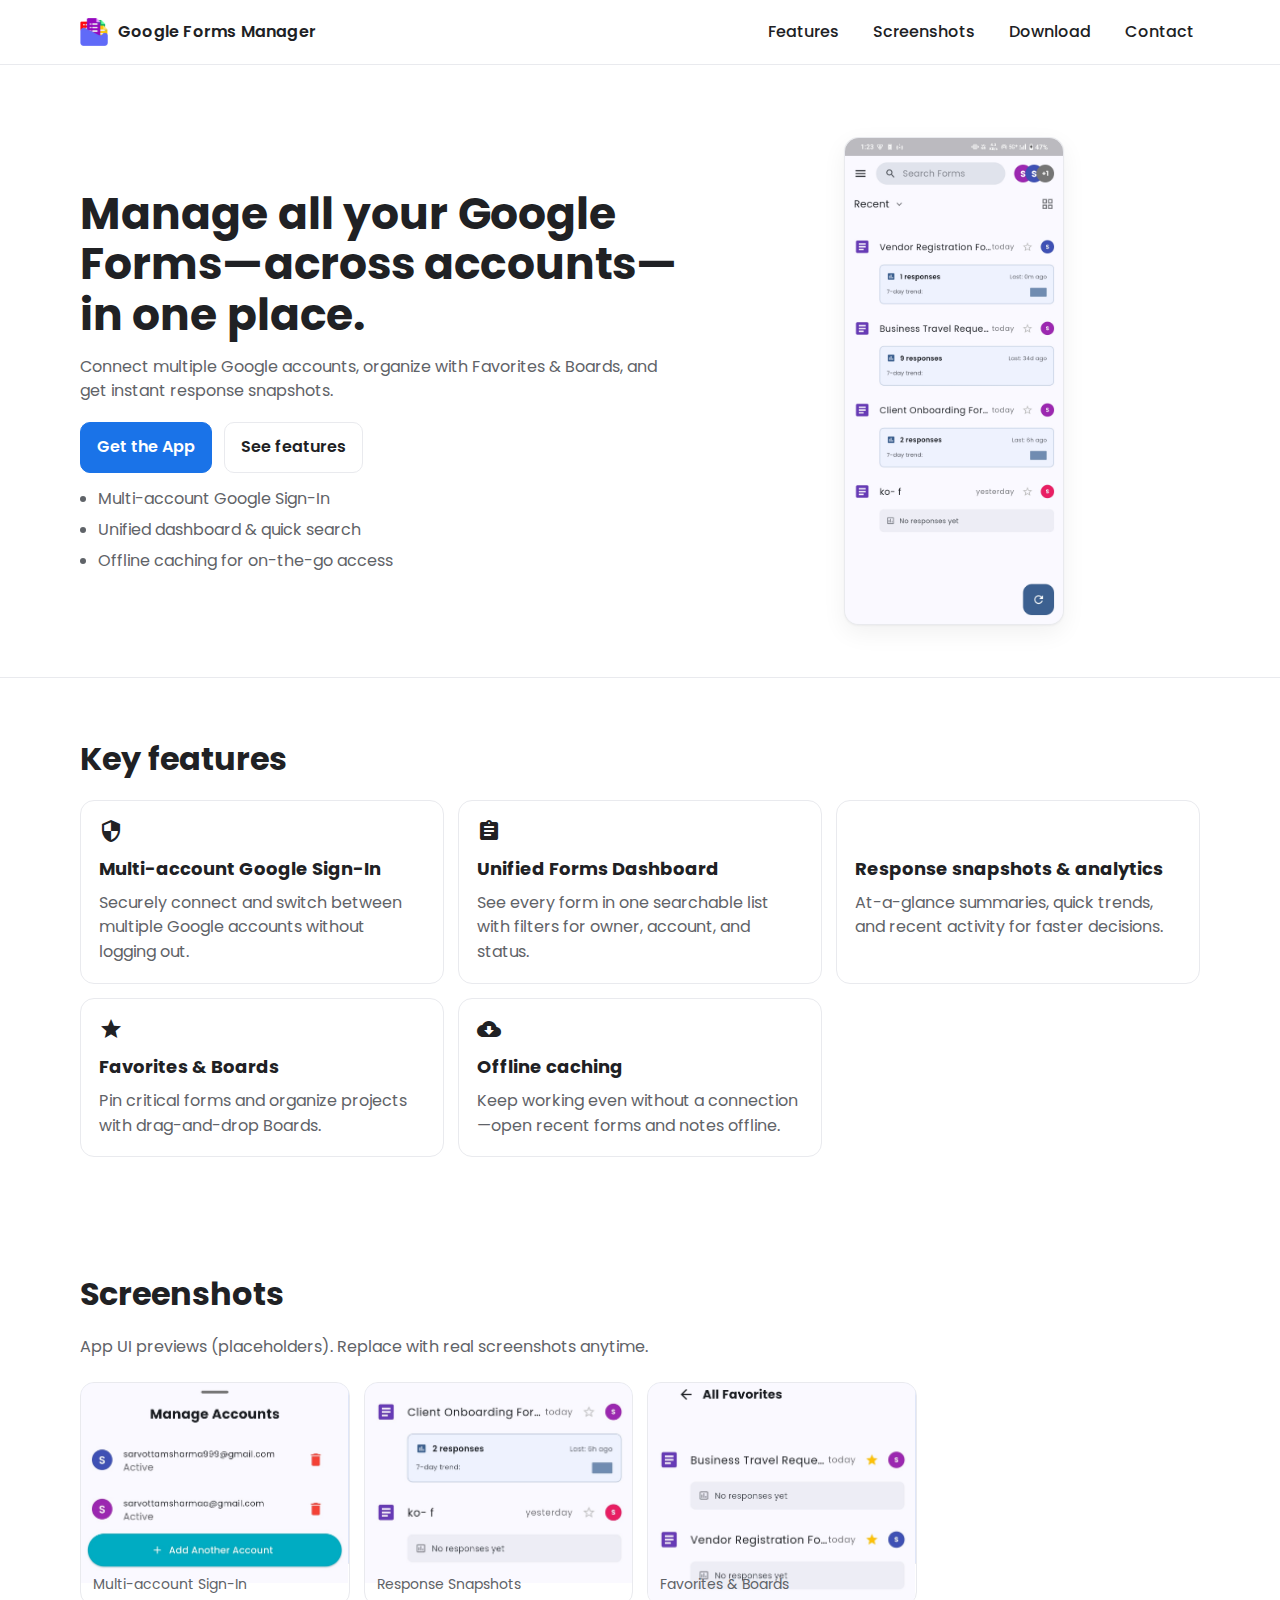
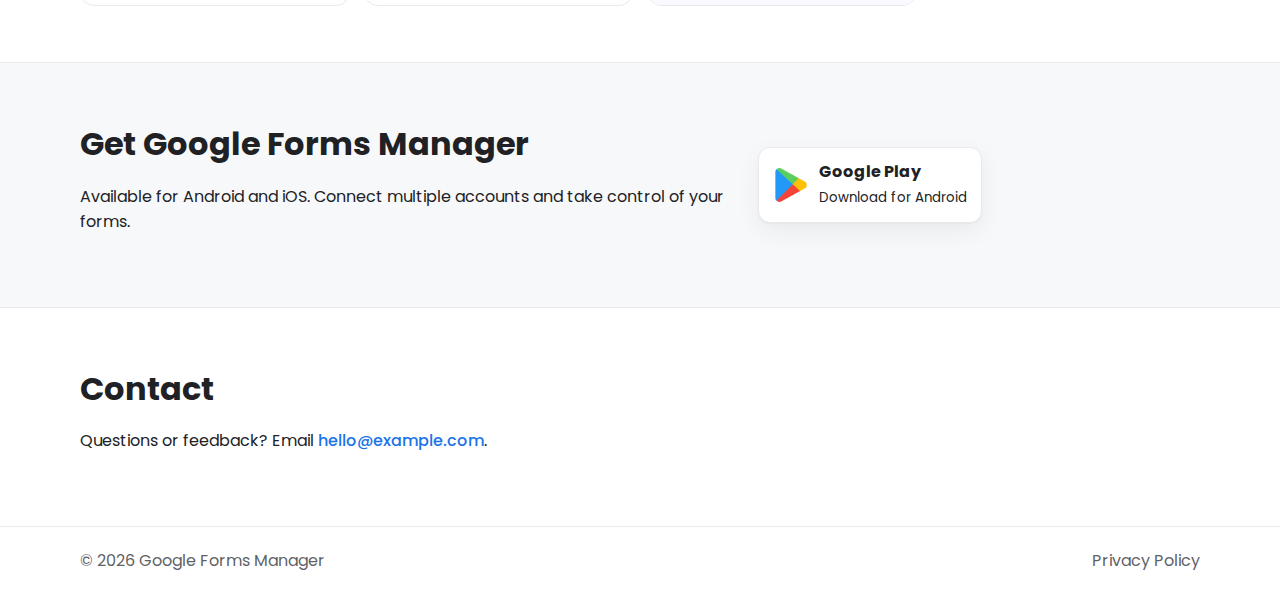
<file: index.html>
<!DOCTYPE html>
<html lang="en">
<head>
  <!-- Meta -->
  <meta charset="utf-8" />
  <meta name="viewport" content="width=device-width, initial-scale=1" />
  <meta name="color-scheme" content="light" />
  <title>Google Forms Manager</title>
  <meta name="description" content="Connect multiple Google accounts and manage all your Google Forms in one place." />
  <link href="https://fonts.googleapis.com/icon?family=Material+Icons" rel="stylesheet">

  <!-- Fonts: Google Sans alternative (Poppins) with Roboto fallback -->
  <link rel="preconnect" href="https://fonts.googleapis.com" />
  <link rel="preconnect" href="https://fonts.gstatic.com" crossorigin />
  <link href="https://fonts.googleapis.com/css2?family=Poppins:wght@400;500;600&family=Roboto:wght@400;500&display=swap" rel="stylesheet">

  <!-- Styles -->
  <link rel="stylesheet" href="style.css" />
  <!-- Favicons (optional placeholders) -->
  <link rel="icon" href="data:image/svg+xml,%3Csvg xmlns='http://www.w3.org/2000/svg' width='64' height='64'%3E%3Crect width='100%25' height='100%25' fill='%231a73e8'/%3E%3Ctext x='50%25' y='54%25' dominant-baseline='middle' text-anchor='middle' font-size='42' fill='white' font-family='Arial'%3EG%3C/text%3E%3C/svg%3E" />
</head>

<body>
  <!-- ===================== Header / Top Nav ===================== -->
  <header class="site-header" id="top">
    <div class="container header-inner">
      <a class="brand" href="#top" aria-label="Google Forms Manager — Home">
        <span class="brand-mark" aria-hidden="true">
         <img src="imgs/logo.png" alt="" srcset="">

        </span>
        <span class="brand-text">Google Forms Manager</span>
      </a>

      <!-- Mobile menu toggle -->
      <button class="nav-toggle" id="navToggle" aria-expanded="false" aria-controls="primaryNav">
        <span class="sr-only">Toggle navigation</span>
        ☰
      </button>

      <nav class="nav" id="primaryNav" aria-label="Primary">
        <a href="#features">Features</a>
        <a href="#screenshots">Screenshots</a>
        <a href="#download">Download</a>
        <a href="#contact">Contact</a>
      </nav>
    </div>
  </header>

  <main>
    <!-- ===================== Hero ===================== -->
    <section class="hero" aria-labelledby="hero-title">
      <div class="container hero-inner">
        <div class="hero-copy">
          <h1 id="hero-title">Manage all your Google Forms—across accounts—in one place.</h1>
          <p class="tagline">
            Connect multiple Google accounts, organize with Favorites & Boards, and get instant response snapshots.
          </p>
          <div class="cta-group">
            <a class="btn btn-primary" href="#download">Get the App</a>
            <a class="btn btn-ghost" href="#features">See features</a>
          </div>
          <ul class="hero-points" role="list">
            <li>Multi-account Google Sign-In</li>
            <li>Unified dashboard & quick search</li>
            <li>Offline caching for on-the-go access</li>
          </ul>
        </div>

        <!-- Simple placeholder device mock (no external images) -->
        <div class="device-mock" aria-hidden="true">
          <div class="device-screen">
            <img  class="s1" src="imgs/s1.jpg" alt="" srcset="">
            <!-- <div class="skeleton title"></div>
            <div class="skeleton pill"></div>
            <div class="skeleton row"></div>
            <div class="skeleton row"></div>
            <div class="skeleton row"></div>
            <div class="skeleton card"></div>
          </div> -->
        </div>
      </div>
    </section>

    <!-- ===================== Key Features ===================== -->
    <section id="features" class="section" aria-labelledby="features-title">
      <div class="container">
        <h2 id="features-title">Key features</h2>
        <div class="features-grid">
          <!-- Feature cards — flat, minimal, Material-like -->
          <article class="feature">
            <div class="feature-icon" aria-hidden="true">
                <span class="material-icons">security</span>

            </div>            
            <h3>Multi-account Google Sign-In</h3>
            <p>Securely connect and switch between multiple Google accounts without logging out.</p>
          </article>

          <article class="feature">
            <div class="feature-icon" aria-hidden="true">    <span class="material-icons">assignment</span>
            </div>
            <h3>Unified Forms Dashboard</h3>
            <p>See every form in one searchable list with filters for owner, account, and status.</p>
          </article>

          <article class="feature">
            <div class="feature-icon" aria-hidden="true">
                <span class="material-icons">analytics</span>
            </div>
            <h3>Response snapshots & analytics</h3>
            <p>At-a-glance summaries, quick trends, and recent activity for faster decisions.</p>
          </article>

          <article class="feature">
            <div class="feature-icon" aria-hidden="true">
                <span class="material-icons">star</span>

            </div>
            <h3>Favorites & Boards</h3>
            <p>Pin critical forms and organize projects with drag-and-drop Boards.</p>
          </article>

          <article class="feature">
            <div class="feature-icon" aria-hidden="true">
                <span class="material-icons">cloud_download</span>

            </div>
            <h3>Offline caching</h3>
            <p>Keep working even without a connection—open recent forms and notes offline.</p>
          </article>
        </div>
      </div>
    </section>

    <!-- ===================== Screenshots / Gallery ===================== -->
    <section id="screenshots" class="section" aria-labelledby="screenshots-title">
      <div class="container">
        <h2 id="screenshots-title">Screenshots</h2>
        <p class="section-lede">App UI previews (placeholders). Replace with real screenshots anytime.</p>

        <!-- Use simple colored boxes as placeholders (accessible with figure/figcaption) -->
        <div class="gallery">
          <figure class="shot">
            <div class="shot-box" role="img" aria-label="Sign-In flow placeholder">
                <img src="./imgs/multi-acc.jpg" alt="" srcset="">

            </div>
            <figcaption>Multi-account Sign-In</figcaption>
          </figure>
          <!-- <figure class="shot">
            <div class="shot-box" role="img" aria-label="Dashboard placeholder">
                <img src="./imgs/fav.jpg" alt="" srcset="">

            </div>
            <figcaption>Unified Forms Dashboard</figcaption>
          </figure> -->
          <figure class="shot">
            <div class="shot-box" role="img" aria-label="Analytics placeholder">
                <img src="./imgs/res-snap.jpg" alt="" srcset="">

            </div>
            <figcaption>Response Snapshots</figcaption>
          </figure>
          <figure class="shot">
            <div class="shot-box" role="img" aria-label="Boards placeholder">
                <img src="./imgs/fav.jpg"  alt="" srcset="">
            </div>
            <figcaption>Favorites & Boards</figcaption>
          </figure>
        </div>
      </div>
    </section>

    <!-- ===================== Download / CTA ===================== -->
    <section id="download" class="section cta" aria-labelledby="download-title">
      <div class="container cta-inner">
        <div>
          <h2 id="download-title">Get Google Forms Manager</h2>
          <p>Available for Android and iOS. Connect multiple accounts and take control of your forms.</p>
        </div>
        <div class="store-buttons">
          <!-- Placeholder links/icons; replace href with actual store URLs -->
          <a class="store-btn" href="#" aria-label="Get it on Google Play">
            <span class="store-mark"><img src="./imgs/play-store.png" alt="" srcset=""></span>
            <span><strong>Google Play</strong><br><small>Download for Android</small></span>
          </a>
          <!-- <a class="store-btn" href="#" aria-label="Download on the App Store">
            <span class="store-mark"></span>
            <span><strong>App Store</strong><br><small>Download for iOS</small></span>
          </a> -->
        </div>
      </div>
    </section>

    <!-- ===================== Contact ===================== -->
    <section id="contact" class="section" aria-labelledby="contact-title">
      <div class="container">
        <h2 id="contact-title">Contact</h2>
        <p>Questions or feedback? Email <a href="mailto:hello@example.com">hello@example.com</a>.</p>
      </div>
    </section>
  </main>

  <!-- ===================== Footer ===================== -->
  <footer class="site-footer">
    <div class="container footer-inner">
      <p>© <span id="year"></span> Google Forms Manager</p>
      <nav aria-label="Footer">
        <a href="#" aria-label="Privacy Policy">Privacy Policy</a>
      </nav>
    </div>
  </footer>

  <!-- Minimal, unobtrusive JS: mobile nav toggle + current year + smooth hash scroll -->
  <script>
    (function () {
      const nav = document.getElementById('primaryNav');
      const toggle = document.getElementById('navToggle');
      toggle.addEventListener('click', () => {
        const open = nav.classList.toggle('open');
        toggle.setAttribute('aria-expanded', String(open));
      });

      // Close nav after clicking a link on mobile
      nav.addEventListener('click', (e) => {
        if (e.target.tagName === 'A') {
          nav.classList.remove('open');
          toggle.setAttribute('aria-expanded', 'false');
        }
      });

      // Current year
      document.getElementById('year').textContent = new Date().getFullYear();

      // Smooth in-page scroll (native CSS handles most; this is a small assist for older browsers)
      document.querySelectorAll('a[href^="#"]').forEach(a => {
        a.addEventListener('click', (e) => {
          const id = a.getAttribute('href');
          if (id.length > 1) {
            const el = document.querySelector(id);
            if (el) {
              e.preventDefault();
              el.scrollIntoView({ behavior: 'smooth', block: 'start' });
            }
          }
        });
      });
    })();
  </script>
</body>
</html>
</file>
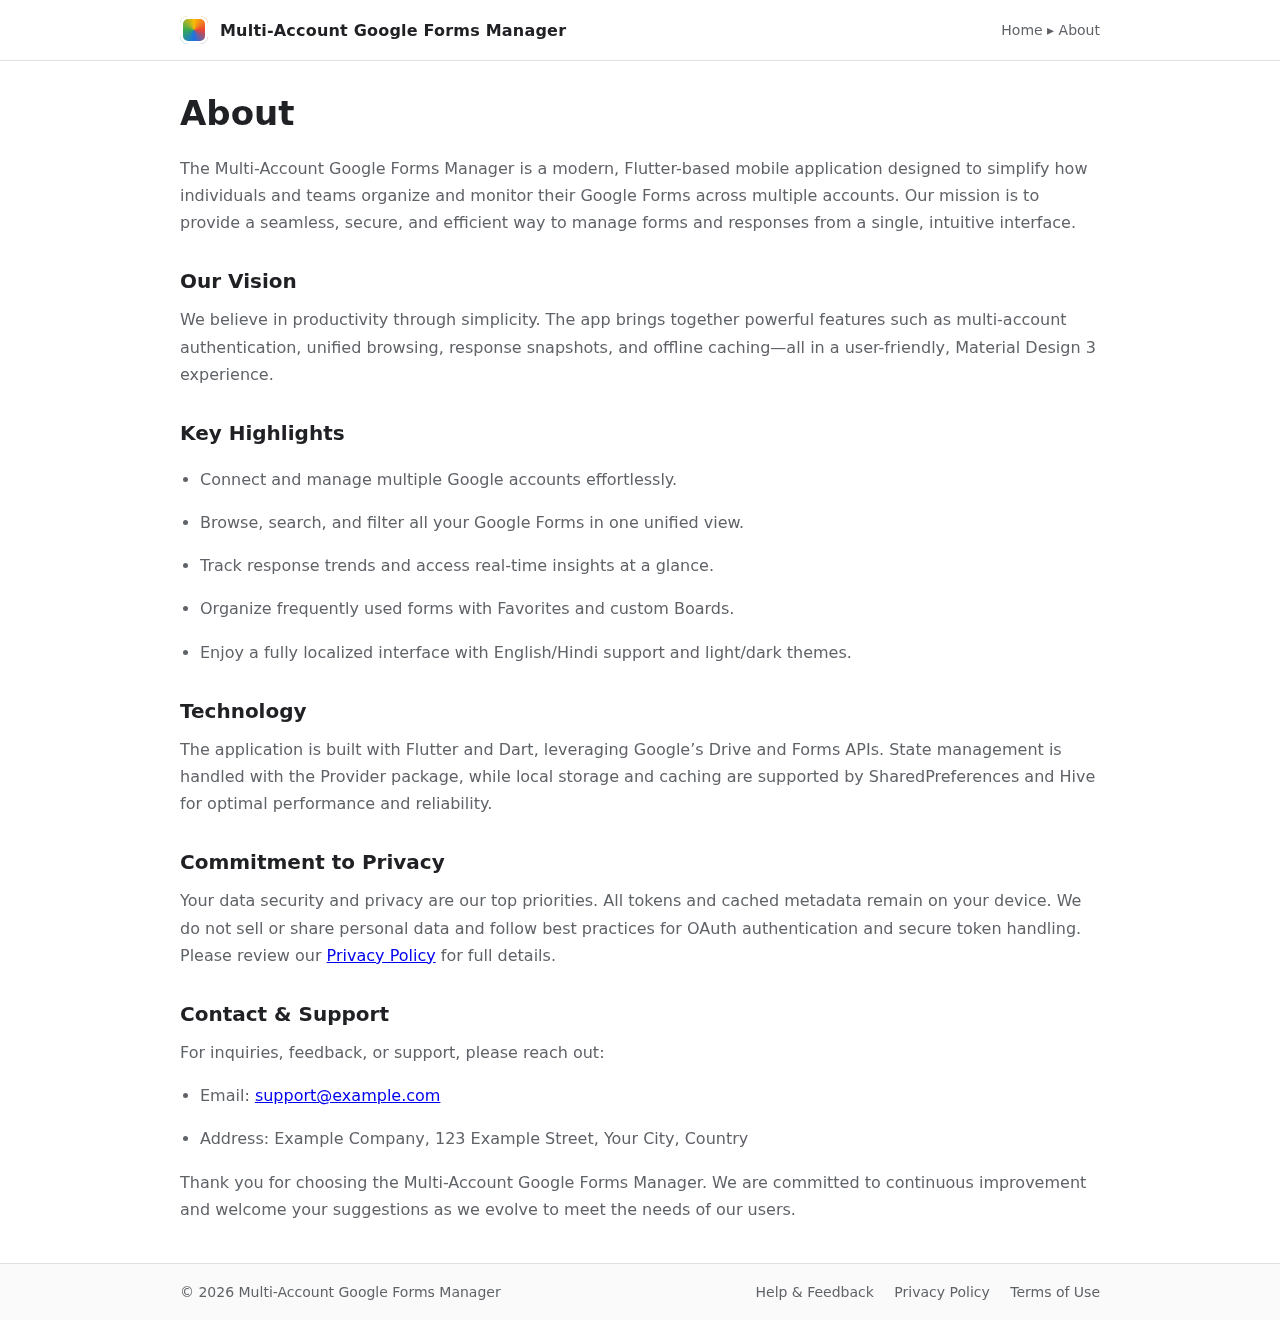
<file: about.html>
<!DOCTYPE html>
<html lang="en">
<head>
  <meta charset="utf-8" />
  <title>About • Multi-Account Google Forms Manager</title>
  <meta name="viewport" content="width=device-width, initial-scale=1" />
  <meta name="theme-color" content="#ffffff" />
  <meta name="color-scheme" content="light" />
  <meta name="description" content="About the Multi-Account Google Forms Manager app." />
  <link rel="preconnect" href="https://fonts.gstatic.com" crossorigin>
  <link href="https://fonts.googleapis.com/css2?family=Inter:wght@400;500;600&display=swap" rel="stylesheet">
  <link href="https://fonts.googleapis.com/css2?family=Material+Symbols+Rounded:wght@400" rel="stylesheet" />
  <style>
    :root {
      --bg: #ffffff;
      --on-bg: #202124;
      --on-bg-subtle: #5f6368;
      --primary: #1a73e8;
      --outline: #e0e0e0;
      --container: 960px;
      --font-sans: ui-sans-serif, system-ui, -apple-system, "Segoe UI", Roboto, Inter, "Helvetica Neue", Arial, "Noto Sans";
    }
    * { box-sizing: border-box; }
    body {
      margin: 0;
      font-family: var(--font-sans);
      background: var(--bg);
      color: var(--on-bg);
      -webkit-font-smoothing: antialiased;
    }
    header {
      position: sticky; top: 0; z-index: 10;
      backdrop-filter: saturate(1.1) blur(8px);
      background: rgba(255,255,255,0.85);
      border-bottom: 1px solid var(--outline);
    }
    .appbar-inner {
      max-width: var(--container);
      margin: 0 auto;
      padding: 16px 20px;
      display: flex; align-items: center;
      gap: 12px;
    }
    .logo {
      width: 28px; height: 28px;
      border-radius: 8px;
      background: conic-gradient(from 180deg at 50% 50%, #1a73e8, #34a853, #fbbc04, #ea4335, #1a73e8);
      box-shadow: inset 0 0 0 3px #fff;
      flex: 0 0 auto;
    }
    .brand { font-weight: 700; letter-spacing: .2px; }
    .breadcrumbs {
      margin-left: auto;
      font-size: 14px;
      color: var(--on-bg-subtle);
    }
    .breadcrumbs a {
      color: var(--on-bg-subtle);
      text-decoration: none;
    }
    .breadcrumbs a:hover { text-decoration: underline; }

    main {
      max-width: var(--container);
      margin: 24px auto 40px;
      padding: 0 20px;
      line-height: 1.7;
    }
    h1 {
      font-size: clamp(26px, 2.3vw + 12px, 34px);
      margin-bottom: 12px;
    }
    h2 {
      font-size: 20px;
      margin-top: 28px;
      margin-bottom: 8px;
    }
    p, li {
      color: var(--on-bg-subtle);
      margin: 0 0 16px;
    }
    ul {
      padding-left: 20px;
    }
    footer {
      border-top: 1px solid var(--outline);
      background: #fafafa;
    }
    .footer-inner {
      max-width: var(--container);
      margin: 0 auto;
      padding: 20px;
      display: flex; flex-wrap: wrap;
      align-items: center;
      justify-content: space-between;
      font-size: 14px;
      color: var(--on-bg-subtle);
    }
    .links a {
      color: inherit;
      text-decoration: none;
      margin-left: 16px;
    }
    .links a:hover { text-decoration: underline; }
  </style>
</head>
<body>
  <header>
    <div class="appbar-inner">
      <div class="logo" aria-hidden="true"></div>
      <div class="brand">Multi-Account Google Forms Manager</div>
      <nav class="breadcrumbs" aria-label="Breadcrumb">
        <a href="#">Home</a> ▸ <span aria-current="page">About</span>
      </nav>
    </div>
  </header>

  <main>
    <h1>About</h1>
    <p>The Multi-Account Google Forms Manager is a modern, Flutter-based mobile application designed to simplify how individuals and teams organize and monitor their Google Forms across multiple accounts. Our mission is to provide a seamless, secure, and efficient way to manage forms and responses from a single, intuitive interface.</p>

    <h2>Our Vision</h2>
    <p>We believe in productivity through simplicity. The app brings together powerful features such as multi-account authentication, unified browsing, response snapshots, and offline caching—all in a user-friendly, Material Design 3 experience.</p>

    <h2>Key Highlights</h2>
    <ul>
      <li>Connect and manage multiple Google accounts effortlessly.</li>
      <li>Browse, search, and filter all your Google Forms in one unified view.</li>
      <li>Track response trends and access real-time insights at a glance.</li>
      <li>Organize frequently used forms with Favorites and custom Boards.</li>
      <li>Enjoy a fully localized interface with English/Hindi support and light/dark themes.</li>
    </ul>

    <h2>Technology</h2>
    <p>The application is built with Flutter and Dart, leveraging Google’s Drive and Forms APIs. State management is handled with the Provider package, while local storage and caching are supported by SharedPreferences and Hive for optimal performance and reliability.</p>

    <h2>Commitment to Privacy</h2>
    <p>Your data security and privacy are our top priorities. All tokens and cached metadata remain on your device. We do not sell or share personal data and follow best practices for OAuth authentication and secure token handling. Please review our <a href="privacy.html">Privacy Policy</a> for full details.</p>

    <h2>Contact & Support</h2>
    <p>For inquiries, feedback, or support, please reach out:</p>
    <ul>
      <li>Email: <a href="mailto:support@example.com">support@example.com</a></li>
      <li>Address: Example Company, 123 Example Street, Your City, Country</li>
    </ul>

    <p>Thank you for choosing the Multi-Account Google Forms Manager. We are committed to continuous improvement and welcome your suggestions as we evolve to meet the needs of our users.</p>
  </main>

  <footer>
    <div class="footer-inner">
      <div>© <span id="year"></span> Multi-Account Google Forms Manager</div>
      <div class="links">
        <a href="#">Help &amp; Feedback</a>
        <a href="privacy.html">Privacy Policy</a>
        <a href="terms.html">Terms of Use</a>
      </div>
    </div>
  </footer>

  <script>
    document.getElementById('year').textContent = new Date().getFullYear();
  </script>
</body>
</html>
</file>
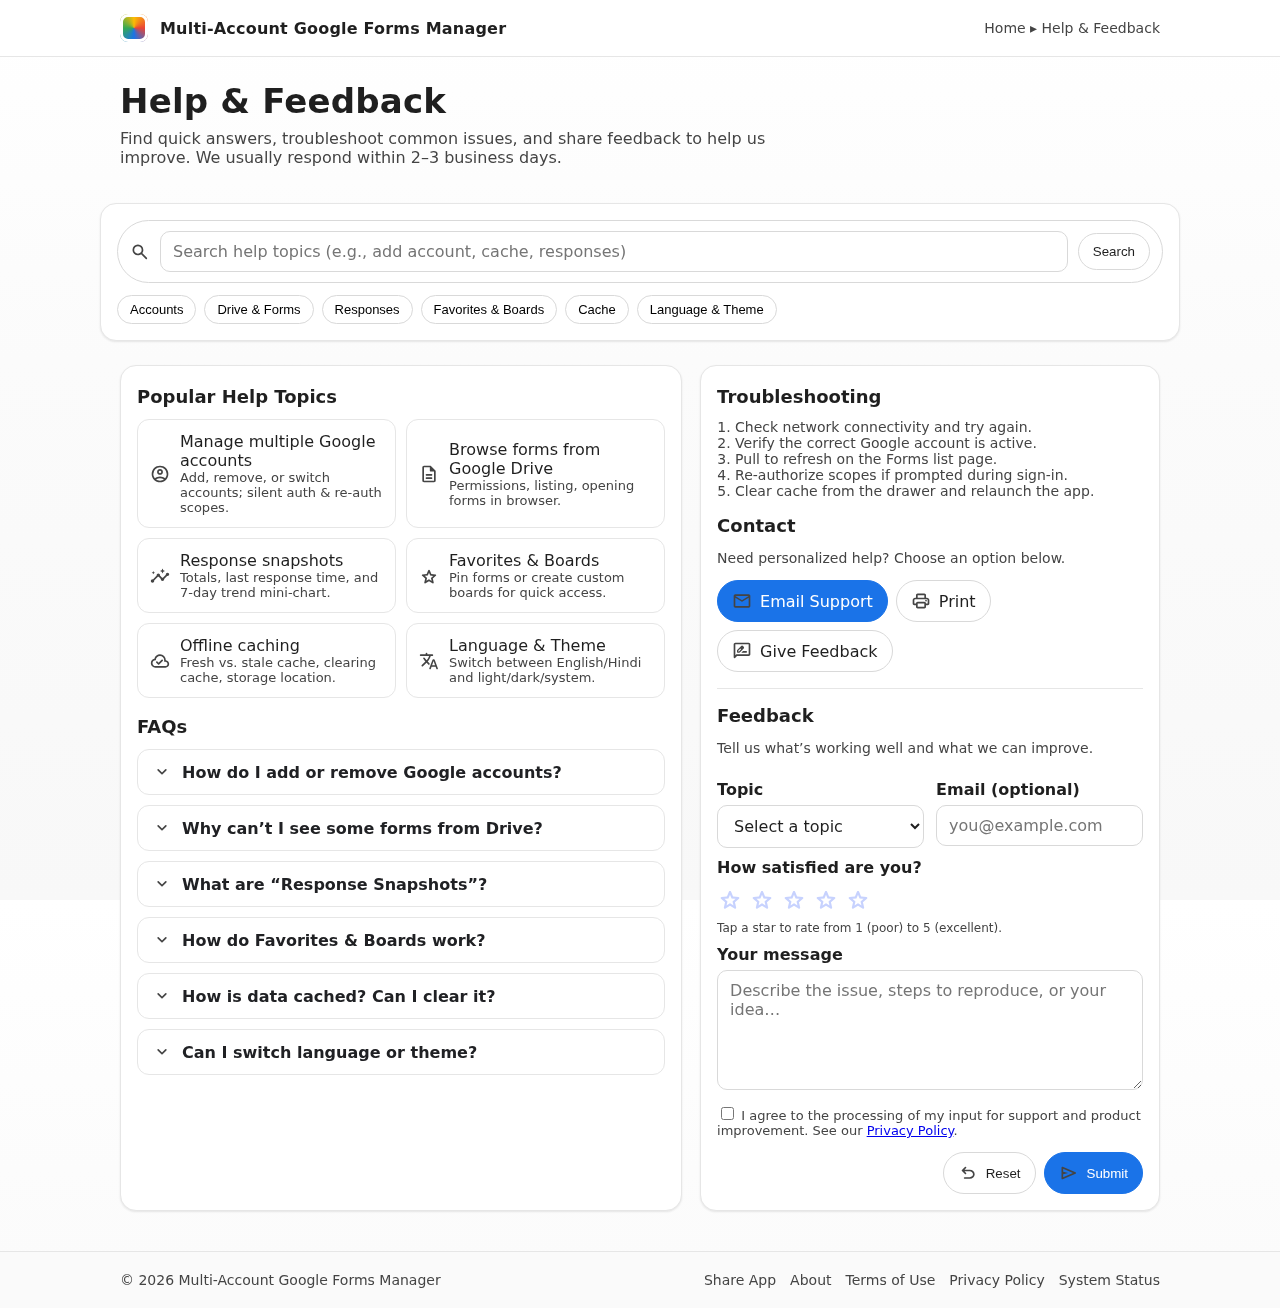
<file: help_and_feadback.html>
<!DOCTYPE html>
<html lang="en">
<head>
  <meta charset="utf-8" />
  <title>Help & Feedback • Multi-Account Google Forms Manager</title>
  <meta name="viewport" content="width=device-width, initial-scale=1" />
  <meta name="theme-color" content="#ffffff" />
  <meta name="color-scheme" content="light" />
  <meta name="description" content="Get help, read FAQs, and send feedback for the Multi-Account Google Forms Manager app." />
  <!-- Fonts & Icons (Google-like, clean, accessible) -->
  <link rel="preconnect" href="https://fonts.gstatic.com" crossorigin>
  <link href="https://fonts.googleapis.com/css2?family=Inter:wght@400;500;600&family=Roboto:wght@400;500;700&display=swap" rel="stylesheet">
  <link href="https://fonts.googleapis.com/css2?family=Material+Symbols+Rounded:wght@300;400;600;700" rel="stylesheet" />
  <style>
    :root{
      --bg: #ffffff;
      --surface: #ffffff;
      --surface-2: #fafafa;
      --on-surface: #1f1f1f;
      --on-surface-2: #444;
      --primary: #1a73e8; /* Google-ish blue */
      --primary-ink: #0b57d0;
      --outline: #e6e6e6;
      --outline-2: #d9d9d9;
      --success: #137333;
      --warning: #b06000;
      --error: #b3261e;
      --focus: 3px solid #c2dbff;
      --radius-lg: 16px;
      --radius-md: 12px;
      --radius-sm: 10px;
      --shadow-1: 0 1px 2px rgb(0 0 0 / 6%), 0 1px 3px rgb(0 0 0 / 4%);
      --shadow-2: 0 2px 8px rgb(0 0 0 / 8%), 0 8px 24px rgb(0 0 0 / 6%);
      --shadow-focus: 0 0 0 4px rgb(26 115 232 / 18%);
      --container: 1080px;
      --font-sans: ui-sans-serif, system-ui, -apple-system, "Segoe UI", Roboto, Inter, "Helvetica Neue", Arial, "Noto Sans", "Apple Color Emoji","Segoe UI Emoji","Segoe UI Symbol";
    }
    *{box-sizing:border-box}
    html,body{height:100%}
    body{
      margin:0;
      font-family: var(--font-sans);
      color: var(--on-surface);
      background: linear-gradient(#fff, #fbfbfb 40%, #f8f8f8 100%);
      -webkit-font-smoothing: antialiased;
      -moz-osx-font-smoothing: grayscale;
    }

    /* Top App Bar */
    .appbar{
      position: sticky; top:0; z-index: 100;
      backdrop-filter: saturate(1.1) blur(8px);
      background: rgba(255,255,255,0.85);
      border-bottom: 1px solid var(--outline);
    }
    .appbar-inner{
      max-width: var(--container);
      margin: 0 auto;
      padding: 14px 20px;
      display: flex; align-items: center; gap: 12px;
    }
    .logo{
      width: 28px; height: 28px; border-radius: 8px;
      background: conic-gradient(from 180deg at 50% 50%, #1a73e8, #34a853, #fbbc04, #ea4335, #1a73e8);
      box-shadow: inset 0 0 0 3px #fff;
      flex: 0 0 auto;
    }
    .brand{
      font-weight: 700; letter-spacing: .2px;
    }
    .breadcrumbs{
      margin-left: auto; color: var(--on-surface-2); font-size: 14px;
    }
    .breadcrumbs a{ color: var(--on-surface-2); text-decoration: none; }
    .breadcrumbs a:hover{ text-decoration: underline; }

    /* Page Header */
    .hero{
      max-width: var(--container);
      margin: 24px auto 8px;
      padding: 0 20px 20px;
    }
    .hero h1{
      font-size: clamp(24px, 2.2vw + 10px, 34px);
      margin: 10px 0 8px;
      letter-spacing: .2px;
    }
    .hero p{
      margin: 0;
      color: var(--on-surface-2);
      max-width: 70ch;
    }

    /* Search Card */
    .search-card{
      max-width: var(--container);
      margin: 16px auto 24px;
      padding: 16px;
      background: var(--surface);
      border: 1px solid var(--outline);
      border-radius: var(--radius-lg);
      box-shadow: var(--shadow-1);
    }
    .search{
      display:flex; gap:10px; align-items:center;
      padding: 10px 12px;
      border: 1px solid var(--outline-2);
      border-radius: 999px;
      background:#fff;
    }
    .search input{
      border:0; outline: none; flex:1; font-size:16px; background: transparent; color: var(--on-surface);
    }
    .icon{
      font-family: "Material Symbols Rounded"; font-variation-settings: 'wght' 400, 'GRAD' 0, 'opsz' 24;
      font-size: 20px; line-height: 1; color: var(--on-surface-2);
      display:inline-flex; align-items:center; justify-content:center;
    }
    .chips{ display:flex; flex-wrap:wrap; gap:8px; margin-top:12px;}
    .chip{
      padding:6px 12px; border:1px solid var(--outline-2);
      border-radius: 999px; background: #fff; font-size: 13px; cursor:pointer;
    }
    .chip:hover{ border-color: var(--primary); color: var(--primary); }

    /* Layout */
    .grid{
      max-width: var(--container);
      margin: 0 auto 40px;
      padding: 0 20px;
      display: grid;
      grid-template-columns: 1.1fr 0.9fr;
      gap: 18px;
    }
    @media (max-width: 960px){ .grid{ grid-template-columns: 1fr; } }

    .card{
      background: var(--surface);
      border: 1px solid var(--outline);
      border-radius: var(--radius-lg);
      box-shadow: var(--shadow-1);
      padding: 16px;
    }
    .card h2{
      font-size: 18px; margin: 4px 0 12px;
    }
    .subtle{ color: var(--on-surface-2); font-size: 14px; }

    /* Accordion (FAQ) */
    details.faq{
      border: 1px solid var(--outline);
      border-radius: var(--radius-md);
      padding: 12px 14px;
      background: #fff;
    }
    details.faq + details.faq{ margin-top: 10px; }
    details.faq[open]{ box-shadow: var(--shadow-1); }
    summary{
      list-style: none; cursor: pointer; display: flex; align-items: center; gap: 10px;
      font-weight: 600; color: #202124;
    }
    summary::-webkit-details-marker{ display:none }
    summary .summary-icon{
      transition: transform .2s ease;
    }
    details[open] summary .summary-icon{ transform: rotate(180deg); }
    .faq .answer{ margin: 10px 2px 2px; color: var(--on-surface-2); line-height: 1.6; }

    /* Help topics list */
    .list{
      display: grid; grid-template-columns: repeat(2, minmax(0,1fr)); gap: 10px;
    }
    @media (max-width:720px){ .list{ grid-template-columns: 1fr; } }
    .list a{
      display:flex; gap:10px; align-items:center;
      padding: 12px 12px;
      border: 1px solid var(--outline);
      border-radius: var(--radius-md);
      text-decoration: none; color: var(--on-surface);
      background: #fff;
    }
    .list a:hover{ border-color: var(--primary); box-shadow: var(--shadow-1); }
    .list .meta{ font-size: 13px; color: var(--on-surface-2); }

    /* Contact */
    .contact-actions{
      display:flex; flex-wrap: wrap; gap: 8px; margin-top: 10px;
    }
    .btn{
      display:inline-flex; align-items:center; gap:8px;
      padding: 10px 14px; border-radius: 999px; border: 1px solid var(--outline-2);
      background:#fff; color: var(--on-surface); text-decoration: none; font-weight: 500;
    }
    .btn.primary{ border-color: var(--primary); color: #fff; background: var(--primary); }
    .btn.ghost:hover{ border-color: var(--primary); color: var(--primary); }

    /* Feedback form */
    form .row{ display:grid; grid-template-columns: 1fr 1fr; gap:12px; }
    @media (max-width:720px){ form .row{ grid-template-columns: 1fr; } }
    label{ display:block; font-weight: 600; margin: 10px 0 6px; }
    input[type="text"], input[type="email"], select, textarea{
      width: 100%; padding: 10px 12px; border-radius: 10px; border: 1px solid var(--outline-2);
      font: inherit; background: #fff; color: var(--on-surface);
    }
    textarea{ min-height: 120px; resize: vertical; }
    .helptext{ font-size: 12px; color: var(--on-surface-2); margin-top: 6px; }
    .rating{ display:flex; gap:6px; align-items:center; }
    .star{
      font-family: "Material Symbols Rounded"; cursor: pointer; font-size: 26px; user-select: none;
      color: #c7d2fe;
    }
    .star.active{ color: var(--primary); }
    .policy{
      margin-top:10px; font-size: 13px; color: var(--on-surface-2);
    }
    .form-actions{
      display:flex; gap:8px; align-items:center; justify-content:flex-end; margin-top: 14px;
    }

    /* Footer */
    footer{
      border-top: 1px solid var(--outline);
      background: var(--surface-2);
      margin-top: 40px;
    }
    .footer-inner{
      max-width: var(--container);
      margin: 0 auto; padding: 20px;
      color: var(--on-surface-2); font-size: 14px;
      display:flex; flex-wrap:wrap; align-items:center; gap:10px; justify-content: space-between;
    }
    .links{ display:flex; gap:14px; flex-wrap:wrap; }
    .links a{ color: inherit; text-decoration: none; }
    .links a:hover{ text-decoration: underline; }

    /* Focus & a11y */
    a:focus-visible, button:focus-visible, input:focus-visible, select:focus-visible, textarea:focus-visible, summary:focus-visible{
      outline: none; box-shadow: var(--shadow-focus);
      border-radius: 10px;
    }

    /* Toast */
    .toast{
      position: fixed; right: 20px; bottom: 20px; z-index: 200;
      padding: 12px 14px; border-radius: 12px; color: #0b231c; background: #e6f4ea; border: 1px solid #c9e7d4;
      box-shadow: var(--shadow-2); display:none;
    }
    .toast.error{ background: #fde8e6; border-color: #f5c5c1; color: #3b0b0b; }
  </style>
</head>
<body>
  <!-- App Bar -->
  <header class="appbar" role="banner">
    <div class="appbar-inner">
      <div class="logo" aria-hidden="true"></div>
      <div class="brand">Multi-Account Google Forms Manager</div>
      <nav class="breadcrumbs" aria-label="Breadcrumb">
        <a href="#">Home</a> ▸ <span aria-current="page">Help &amp; Feedback</span>
      </nav>
    </div>
  </header>

  <!-- Hero -->
  <section class="hero">
    <h1>Help &amp; Feedback</h1>
    <p>Find quick answers, troubleshoot common issues, and share feedback to help us improve. We usually respond within 2–3 business days.</p>
  </section>

  <!-- Search -->
  <section class="search-card" aria-labelledby="searchHeading">
    <h2 id="searchHeading" class="visually-hidden" style="position:absolute;left:-9999px">Search Help</h2>
    <div class="search" role="search">
      <span class="icon" aria-hidden="true">search</span>
      <input id="helpSearch" type="text" placeholder="Search help topics (e.g., add account, cache, responses)" aria-label="Search help topics">
      <button class="btn" id="searchBtn" type="button" aria-label="Search">Search</button>
    </div>
    <div class="chips" aria-label="Quick filters">
      <button class="chip" data-chip="accounts">Accounts</button>
      <button class="chip" data-chip="drive">Drive &amp; Forms</button>
      <button class="chip" data-chip="responses">Responses</button>
      <button class="chip" data-chip="favorites">Favorites &amp; Boards</button>
      <button class="chip" data-chip="cache">Cache</button>
      <button class="chip" data-chip="i18n">Language &amp; Theme</button>
    </div>
  </section>

  <!-- Main Grid -->
  <main class="grid" role="main">
    <!-- Left: Help Topics + FAQ -->
    <section class="card" aria-labelledby="topicsHeading">
      <h2 id="topicsHeading">Popular Help Topics</h2>
      <div class="list" id="topicList">
        <a href="#faq-accounts" aria-label="Manage multiple Google accounts">
          <span class="icon" aria-hidden="true">account_circle</span>
          <div>
            <div>Manage multiple Google accounts</div>
            <div class="meta">Add, remove, or switch accounts; silent auth &amp; re-auth scopes.</div>
          </div>
        </a>
        <a href="#faq-drive" aria-label="Browse forms from Google Drive">
          <span class="icon" aria-hidden="true">description</span>
          <div>
            <div>Browse forms from Google Drive</div>
            <div class="meta">Permissions, listing, opening forms in browser.</div>
          </div>
        </a>
        <a href="#faq-responses" aria-label="Response snapshots">
          <span class="icon" aria-hidden="true">insights</span>
          <div>
            <div>Response snapshots</div>
            <div class="meta">Totals, last response time, and 7-day trend mini-chart.</div>
          </div>
        </a>
        <a href="#faq-favorites" aria-label="Favorites & Boards">
          <span class="icon" aria-hidden="true">star</span>
          <div>
            <div>Favorites &amp; Boards</div>
            <div class="meta">Pin forms or create custom boards for quick access.</div>
          </div>
        </a>
        <a href="#faq-cache" aria-label="Offline caching">
          <span class="icon" aria-hidden="true">cloud_done</span>
          <div>
            <div>Offline caching</div>
            <div class="meta">Fresh vs. stale cache, clearing cache, storage location.</div>
          </div>
        </a>
        <a href="#faq-i18n" aria-label="Language & Theme">
          <span class="icon" aria-hidden="true">translate</span>
          <div>
            <div>Language &amp; Theme</div>
            <div class="meta">Switch between English/Hindi and light/dark/system.</div>
          </div>
        </a>
      </div>

      <h2 style="margin-top:18px">FAQs</h2>

      <details class="faq" id="faq-accounts">
        <summary>
          <span class="summary-icon icon" aria-hidden="true">expand_more</span>
          How do I add or remove Google accounts?
        </summary>
        <div class="answer">
          Open the app drawer → <em>Accounts</em> → <em>Add account</em>. We use GoogleSignIn v7 with safe token handling. To remove, long-press the account and choose <em>Remove</em>. If silent auth fails, you may be prompted to re-authorize scopes.
        </div>
      </details>

      <details class="faq" id="faq-drive">
        <summary>
          <span class="summary-icon icon" aria-hidden="true">expand_more</span>
          Why can’t I see some forms from Drive?
        </summary>
        <div class="answer">
          Ensure you granted Drive access for each connected account. We list forms from <em>My Drive</em> and shared locations you can access. For forms owned by other users, verify permissions and try <em>Pull to refresh</em>.
        </div>
      </details>

      <details class="faq" id="faq-responses">
        <summary>
          <span class="summary-icon icon" aria-hidden="true">expand_more</span>
          What are “Response Snapshots”?
        </summary>
        <div class="answer">
          For each form, we fetch metadata (total responses, last response time) and render a 7-day trend mini-chart. Counts may differ from the live form until the next refresh or when offline.
        </div>
      </details>

      <details class="faq" id="faq-favorites">
        <summary>
          <span class="summary-icon icon" aria-hidden="true">expand_more</span>
          How do Favorites &amp; Boards work?
        </summary>
        <div class="answer">
          Tap the ☆ on any form to favorite it. Create Boards from the drawer to group forms (e.g., “Team A”, “Quarterly”). Filters let you view All, Favorites, or a specific Board.
        </div>
      </details>

      <details class="faq" id="faq-cache">
        <summary>
          <span class="summary-icon icon" aria-hidden="true">expand_more</span>
          How is data cached? Can I clear it?
        </summary>
        <div class="answer">
          We use a local cache with freshness rules. If stale, the app fetches updates in the background. Clear cache from <em>Settings → Storage</em>. Clearing cache won’t remove your linked accounts.
        </div>
      </details>

      <details class="faq" id="faq-i18n">
        <summary>
          <span class="summary-icon icon" aria-hidden="true">expand_more</span>
          Can I switch language or theme?
        </summary>
        <div class="answer">
          Yes. Go to the drawer → <em>Language</em> to toggle English/Hindi. Under <em>Theme</em>, choose System, Light, or Dark. Your choice is saved locally.
        </div>
      </details>
    </section>

    <!-- Right: Troubleshooting + Contact + Feedback -->
    <aside class="card" aria-labelledby="troubleshootHeading">
      <h2 id="troubleshootHeading">Troubleshooting</h2>
      <ol class="subtle" style="margin-top:8px; padding-left:18px">
        <li>Check network connectivity and try again.</li>
        <li>Verify the correct Google account is active.</li>
        <li>Pull to refresh on the Forms list page.</li>
        <li>Re-authorize scopes if prompted during sign-in.</li>
        <li>Clear cache from the drawer and relaunch the app.</li>
      </ol>

      <h2 style="margin-top:16px">Contact</h2>
      <p class="subtle">Need personalized help? Choose an option below.</p>
      <div class="contact-actions">
        <a class="btn primary" href="mailto:support@example.com?subject=Help%20with%20Forms%20Manager" aria-label="Email support">
          <span class="icon" aria-hidden="true">mail</span>Email Support
        </a>
        <a class="btn ghost" href="#" onclick="window.print(); return false;" aria-label="Print this help page">
          <span class="icon" aria-hidden="true">print</span>Print
        </a>
        <a class="btn ghost" href="#feedback" aria-label="Jump to feedback form">
          <span class="icon" aria-hidden="true">rate_review</span>Give Feedback
        </a>
      </div>

      <hr style="border:none;border-top:1px solid var(--outline); margin:16px 0">

      <h2 id="feedback">Feedback</h2>
      <p class="subtle">Tell us what’s working well and what we can improve.</p>

      <form id="feedbackForm" novalidate>
        <div class="row">
          <div>
            <label for="topic">Topic</label>
            <select id="topic" name="topic" required>
              <option value="" disabled selected>Select a topic</option>
              <option>Accounts & Sign-in</option>
              <option>Drive & Forms</option>
              <option>Response Snapshots</option>
              <option>Favorites & Boards</option>
              <option>Cache & Storage</option>
              <option>Language & Theme</option>
              <option>Other</option>
            </select>
          </div>
          <div>
            <label for="email">Email (optional)</label>
            <input id="email" name="email" type="email" inputmode="email" placeholder="you@example.com" autocomplete="email" />
          </div>
        </div>

        <label>How satisfied are you?</label>
        <div class="rating" aria-label="Satisfaction rating from 1 to 5">
          <span class="star" data-val="1" aria-label="1 star">grade</span>
          <span class="star" data-val="2" aria-label="2 stars">grade</span>
          <span class="star" data-val="3" aria-label="3 stars">grade</span>
          <span class="star" data-val="4" aria-label="4 stars">grade</span>
          <span class="star" data-val="5" aria-label="5 stars">grade</span>
          <input type="hidden" id="rating" name="rating" value="">
        </div>
        <div class="helptext">Tap a star to rate from 1 (poor) to 5 (excellent).</div>

        <label for="message">Your message</label>
        <textarea id="message" name="message" placeholder="Describe the issue, steps to reproduce, or your idea…" required></textarea>

        <div class="policy">
          <label style="font-weight: 500">
            <input type="checkbox" id="consent" required>
            I agree to the processing of my input for support and product improvement. See our <a href="#privacy">Privacy Policy</a>.
          </label>
        </div>

        <div class="form-actions">
          <button type="reset" class="btn ghost" aria-label="Reset form"><span class="icon" aria-hidden="true">undo</span>Reset</button>
          <button type="submit" class="btn primary" aria-label="Submit feedback"><span class="icon" aria-hidden="true">send</span>Submit</button>
        </div>
      </form>
    </aside>
  </main>

  <footer role="contentinfo">
    <div class="footer-inner">
      <div>© <span id="year"></span> Multi-Account Google Forms Manager</div>
      <nav class="links" aria-label="Footer links">
        <a href="#" id="shareLink">Share App</a>
        <a href="#" id="aboutLink">About</a>
        <a href="#" id="termsLink">Terms of Use</a>
        <a href="#" id="privacy">Privacy Policy</a>
        <a href="#">System Status</a>
      </nav>
    </div>
  </footer>

  <div id="toast" class="toast" role="status" aria-live="polite"></div>

  <script>
    // Utilities
    const $ = (sel, ctx=document) => ctx.querySelector(sel);
    const $$ = (sel, ctx=document) => Array.from(ctx.querySelectorAll(sel));

    // Year
    $("#year").textContent = new Date().getFullYear();

    // Search (client-side example: filters FAQs by text or chip)
    const searchInput = $("#helpSearch");
    const topicList = $("#topicList");
    const faqs = $$(".faq");
    const toast = $("#toast");

    function showToast(msg, kind='success'){
      toast.className = 'toast' + (kind==='error' ? ' error' : '');
      toast.textContent = msg;
      toast.style.display = 'block';
      setTimeout(()=> toast.style.display='none', 2800);
    }

    function filterHelp(query){
      const q = query.trim().toLowerCase();
      // Filter FAQs
      faqs.forEach(d=>{
        const text = d.textContent.toLowerCase();
        d.style.display = !q || text.includes(q) ? 'block' : 'none';
      });
      // Subtle feedback
      showToast(q ? `Filtered results for “${query}”` : 'Showing all results');
    }

    $("#searchBtn").addEventListener('click', ()=> filterHelp(searchInput.value));
    searchInput.addEventListener('keydown', (e)=>{ if(e.key==='Enter'){ filterHelp(searchInput.value); } });

    // Chips quick filters
    $$(".chip").forEach(chip=>{
      chip.addEventListener('click', ()=>{
        const q = chip.dataset.chip || '';
        searchInput.value = q;
        filterHelp(q);
      });
    });

    // FAQ accordion keyboard support (summary already accessible)
    $$(".faq summary").forEach(s => {
      s.addEventListener('keydown', (e)=>{
        if(e.key === 'Enter' || e.key === ' ') { e.preventDefault(); s.click(); }
      });
    });

    // Rating stars
    const stars = $$(".star");
    const ratingInput = $("#rating");
    function setRating(n){
      ratingInput.value = n;
      stars.forEach((s,i)=> s.classList.toggle('active', i < n));
    }
    stars.forEach(star=>{
      star.addEventListener('click', ()=> setRating(Number(star.dataset.val)));
      star.addEventListener('keydown', (e)=>{ if(e.key==='Enter' || e.key===' ') { e.preventDefault(); star.click(); } });
      star.setAttribute('tabindex', '0');
      star.setAttribute('role', 'button');
    });

    // Feedback form validation + fake submit
    $("#feedbackForm").addEventListener('submit', (e)=>{
      e.preventDefault();
      const topic = $("#topic").value;
      const email = $("#email").value.trim();
      const rating = $("#rating").value;
      const message = $("#message").value.trim();
      const consent = $("#consent").checked;

      // simple validation
      if(!topic || !message || !consent){
        showToast("Please complete required fields.", 'error');
        return;
      }
      if(email && !/^[^\s@]+@[^\s@]+\.[^\s@]+$/.test(email)){
        showToast("Please enter a valid email.", 'error');
        return;
      }

      // TODO: Replace with your backend endpoint or mailto
      // Example payload
      const payload = { topic, email: email || null, rating: rating ? Number(rating) : null, message, ts: new Date().toISOString() };
      console.log("Feedback payload:", payload);

      // UX reset & confirmation
      e.target.reset();
      setRating(0);
      showToast("Thanks for your feedback!");
    });

    // Share handler (Web Share API if available)
    $("#shareLink").addEventListener('click', async (e)=>{
      e.preventDefault();
      const shareData = {
        title: 'Multi-Account Google Forms Manager',
        text: 'Manage all your Google Forms across accounts in one place.',
        url: location.origin
      };
      try{
        if(navigator.share){ await navigator.share(shareData); }
        else {
          await navigator.clipboard.writeText(shareData.url);
          showToast("Link copied to clipboard");
        }
      } catch(err){ showToast("Couldn’t share right now.", 'error'); }
    });

    // Placeholder nav links
    $("#aboutLink").addEventListener('click', (e)=>{ e.preventDefault(); showToast("About page coming soon"); });
    $("#termsLink").addEventListener('click', (e)=>{ e.preventDefault(); showToast("Terms page coming soon"); });
  </script>
</body>
</html>
</file>
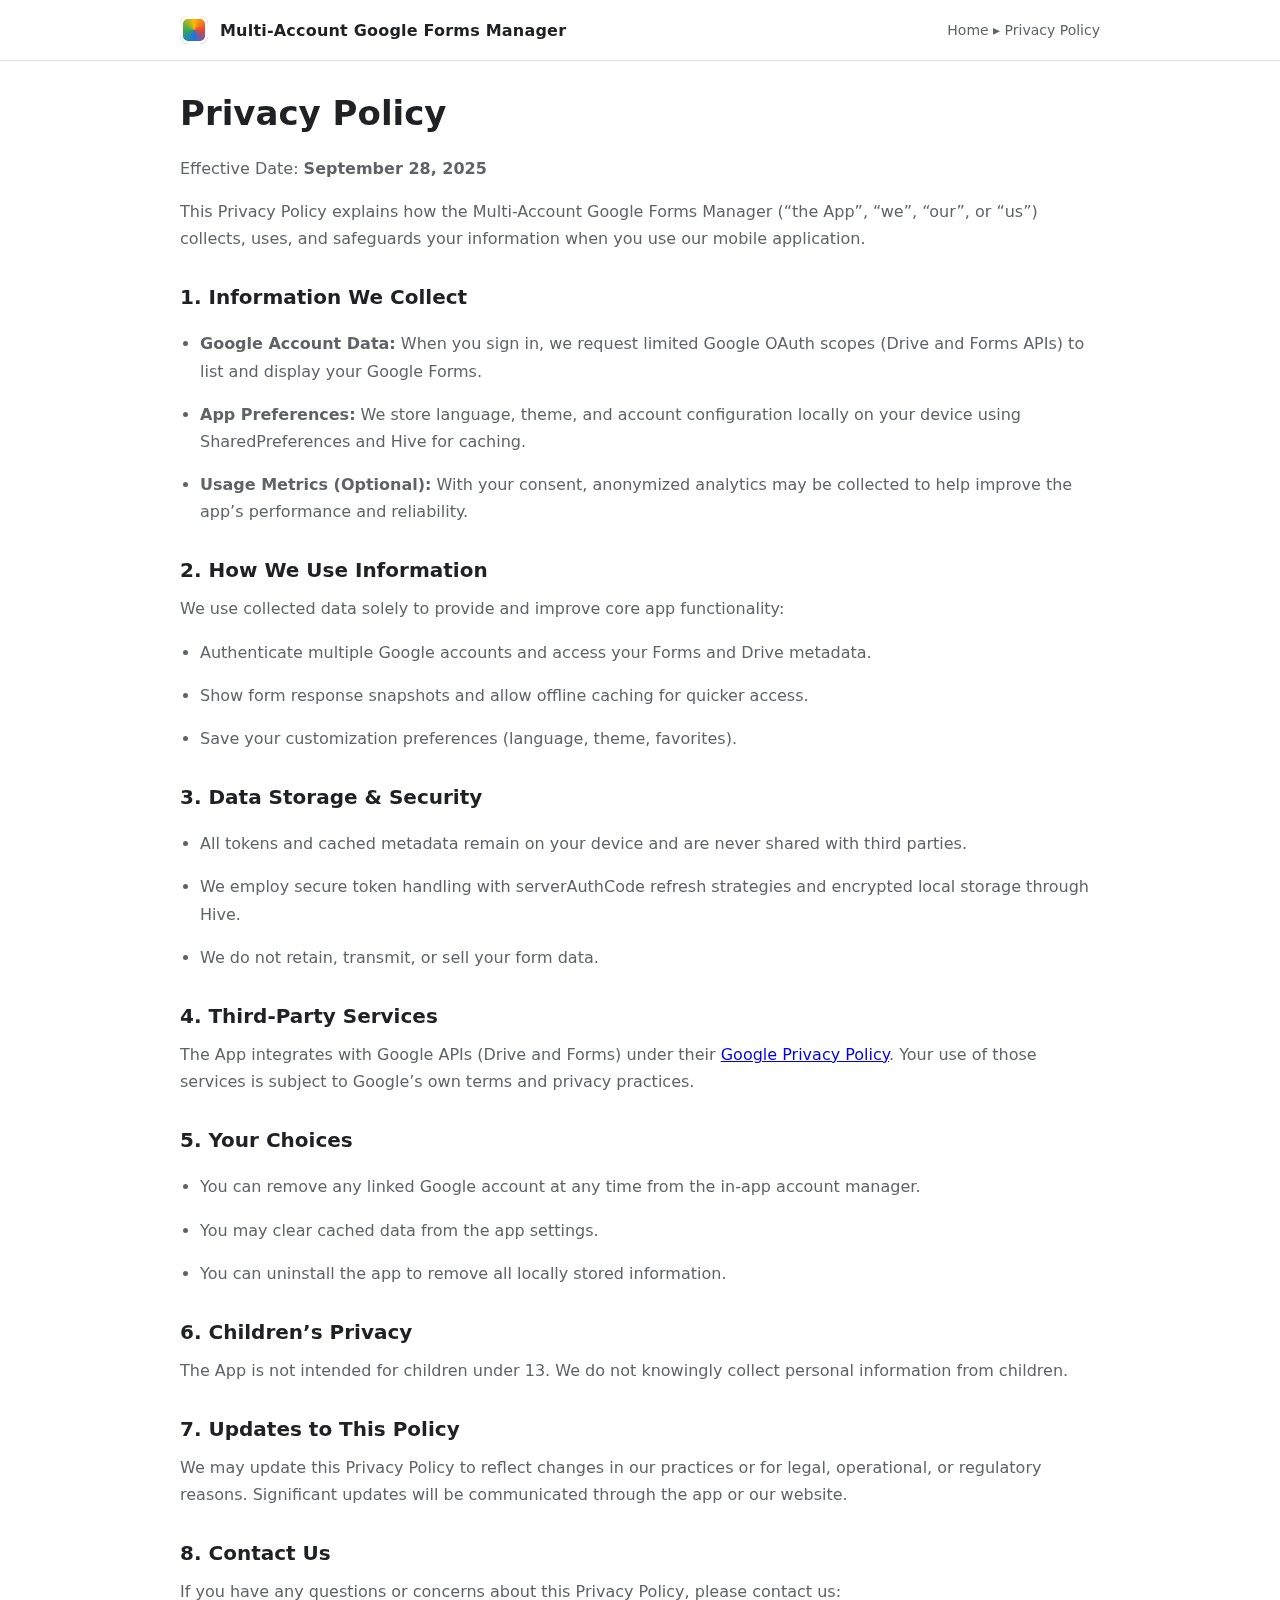
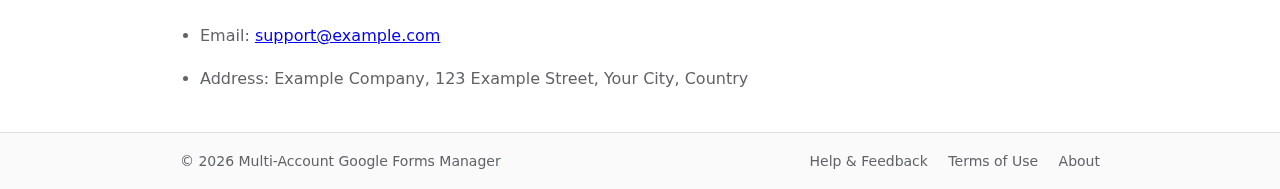
<file: privacy.html>
<!DOCTYPE html>
<html lang="en">
<head>
  <meta charset="utf-8" />
  <title>Privacy Policy • Multi-Account Google Forms Manager</title>
  <meta name="viewport" content="width=device-width, initial-scale=1" />
  <meta name="theme-color" content="#ffffff" />
  <meta name="color-scheme" content="light" />
  <meta name="description" content="Privacy Policy for the Multi-Account Google Forms Manager app." />
  <link rel="preconnect" href="https://fonts.gstatic.com" crossorigin>
  <link href="https://fonts.googleapis.com/css2?family=Inter:wght@400;500;600&display=swap" rel="stylesheet">
  <link href="https://fonts.googleapis.com/css2?family=Material+Symbols+Rounded:wght@400" rel="stylesheet" />
  <style>
    :root {
      --bg: #ffffff;
      --on-bg: #202124;
      --on-bg-subtle: #5f6368;
      --primary: #1a73e8;
      --outline: #e0e0e0;
      --container: 960px;
      --radius: 16px;
      --shadow-1: 0 1px 2px rgba(0,0,0,0.06), 0 1px 3px rgba(0,0,0,0.04);
      --font-sans: ui-sans-serif, system-ui, -apple-system, "Segoe UI", Roboto, Inter, "Helvetica Neue", Arial, "Noto Sans";
    }
    * { box-sizing: border-box; }
    body {
      margin: 0;
      font-family: var(--font-sans);
      background: #fff;
      color: var(--on-bg);
      -webkit-font-smoothing: antialiased;
    }
    header {
      position: sticky; top: 0; z-index: 10;
      backdrop-filter: saturate(1.1) blur(8px);
      background: rgba(255,255,255,0.85);
      border-bottom: 1px solid var(--outline);
    }
    .appbar-inner {
      max-width: var(--container);
      margin: 0 auto;
      padding: 16px 20px;
      display: flex; align-items: center;
      gap: 12px;
    }
    .logo {
      width: 28px; height: 28px;
      border-radius: 8px;
      background: conic-gradient(from 180deg at 50% 50%, #1a73e8, #34a853, #fbbc04, #ea4335, #1a73e8);
      box-shadow: inset 0 0 0 3px #fff;
      flex: 0 0 auto;
    }
    .brand { font-weight: 700; letter-spacing: .2px; }
    .breadcrumbs {
      margin-left: auto;
      font-size: 14px;
      color: var(--on-bg-subtle);
    }
    .breadcrumbs a {
      color: var(--on-bg-subtle);
      text-decoration: none;
    }
    .breadcrumbs a:hover { text-decoration: underline; }

    main {
      max-width: var(--container);
      margin: 24px auto 40px;
      padding: 0 20px;
      line-height: 1.7;
    }
    h1 {
      font-size: clamp(26px, 2.3vw + 12px, 34px);
      margin-bottom: 12px;
    }
    h2 {
      font-size: 20px;
      margin-top: 28px;
      margin-bottom: 8px;
    }
    p, li {
      color: var(--on-bg-subtle);
      margin: 0 0 16px;
    }
    ul {
      padding-left: 20px;
    }
    footer {
      border-top: 1px solid var(--outline);
      background: #fafafa;
    }
    .footer-inner {
      max-width: var(--container);
      margin: 0 auto;
      padding: 20px;
      display: flex; flex-wrap: wrap;
      align-items: center;
      justify-content: space-between;
      font-size: 14px;
      color: var(--on-bg-subtle);
    }
    .links a {
      color: inherit;
      text-decoration: none;
      margin-left: 16px;
    }
    .links a:hover { text-decoration: underline; }
  </style>
</head>
<body>
  <header>
    <div class="appbar-inner">
      <div class="logo" aria-hidden="true"></div>
      <div class="brand">Multi-Account Google Forms Manager</div>
      <nav class="breadcrumbs" aria-label="Breadcrumb">
        <a href="#">Home</a> ▸ <span aria-current="page">Privacy Policy</span>
      </nav>
    </div>
  </header>

  <main>
    <h1>Privacy Policy</h1>
    <p>Effective Date: <strong>September&nbsp;28,&nbsp;2025</strong></p>
    <p>This Privacy Policy explains how the Multi-Account Google Forms Manager (“the App”, “we”, “our”, or “us”) collects, uses, and safeguards your information when you use our mobile application.</p>

    <h2>1. Information We Collect</h2>
    <ul>
      <li><strong>Google Account Data:</strong> When you sign in, we request limited Google OAuth scopes (Drive and Forms APIs) to list and display your Google Forms.</li>
      <li><strong>App Preferences:</strong> We store language, theme, and account configuration locally on your device using SharedPreferences and Hive for caching.</li>
      <li><strong>Usage Metrics (Optional):</strong> With your consent, anonymized analytics may be collected to help improve the app’s performance and reliability.</li>
    </ul>

    <h2>2. How We Use Information</h2>
    <p>We use collected data solely to provide and improve core app functionality:</p>
    <ul>
      <li>Authenticate multiple Google accounts and access your Forms and Drive metadata.</li>
      <li>Show form response snapshots and allow offline caching for quicker access.</li>
      <li>Save your customization preferences (language, theme, favorites).</li>
    </ul>

    <h2>3. Data Storage & Security</h2>
    <ul>
      <li>All tokens and cached metadata remain on your device and are never shared with third parties.</li>
      <li>We employ secure token handling with serverAuthCode refresh strategies and encrypted local storage through Hive.</li>
      <li>We do not retain, transmit, or sell your form data.</li>
    </ul>

    <h2>4. Third-Party Services</h2>
    <p>The App integrates with Google APIs (Drive and Forms) under their <a href="https://policies.google.com/privacy" target="_blank" rel="noopener">Google Privacy Policy</a>. Your use of those services is subject to Google’s own terms and privacy practices.</p>

    <h2>5. Your Choices</h2>
    <ul>
      <li>You can remove any linked Google account at any time from the in-app account manager.</li>
      <li>You may clear cached data from the app settings.</li>
      <li>You can uninstall the app to remove all locally stored information.</li>
    </ul>

    <h2>6. Children’s Privacy</h2>
    <p>The App is not intended for children under 13. We do not knowingly collect personal information from children.</p>

    <h2>7. Updates to This Policy</h2>
    <p>We may update this Privacy Policy to reflect changes in our practices or for legal, operational, or regulatory reasons. Significant updates will be communicated through the app or our website.</p>

    <h2>8. Contact Us</h2>
    <p>If you have any questions or concerns about this Privacy Policy, please contact us:</p>
    <ul>
      <li>Email: <a href="mailto:support@example.com">support@example.com</a></li>
      <li>Address: Example Company, 123 Example Street, Your City, Country</li>
    </ul>
  </main>

  <footer>
    <div class="footer-inner">
      <div>© <span id="year"></span> Multi-Account Google Forms Manager</div>
      <div class="links">
        <a href="#">Help &amp; Feedback</a>
        <a href="#">Terms of Use</a>
        <a href="#">About</a>
      </div>
    </div>
  </footer>

  <script>
    document.getElementById('year').textContent = new Date().getFullYear();
  </script>
</body>
</html>
</file>
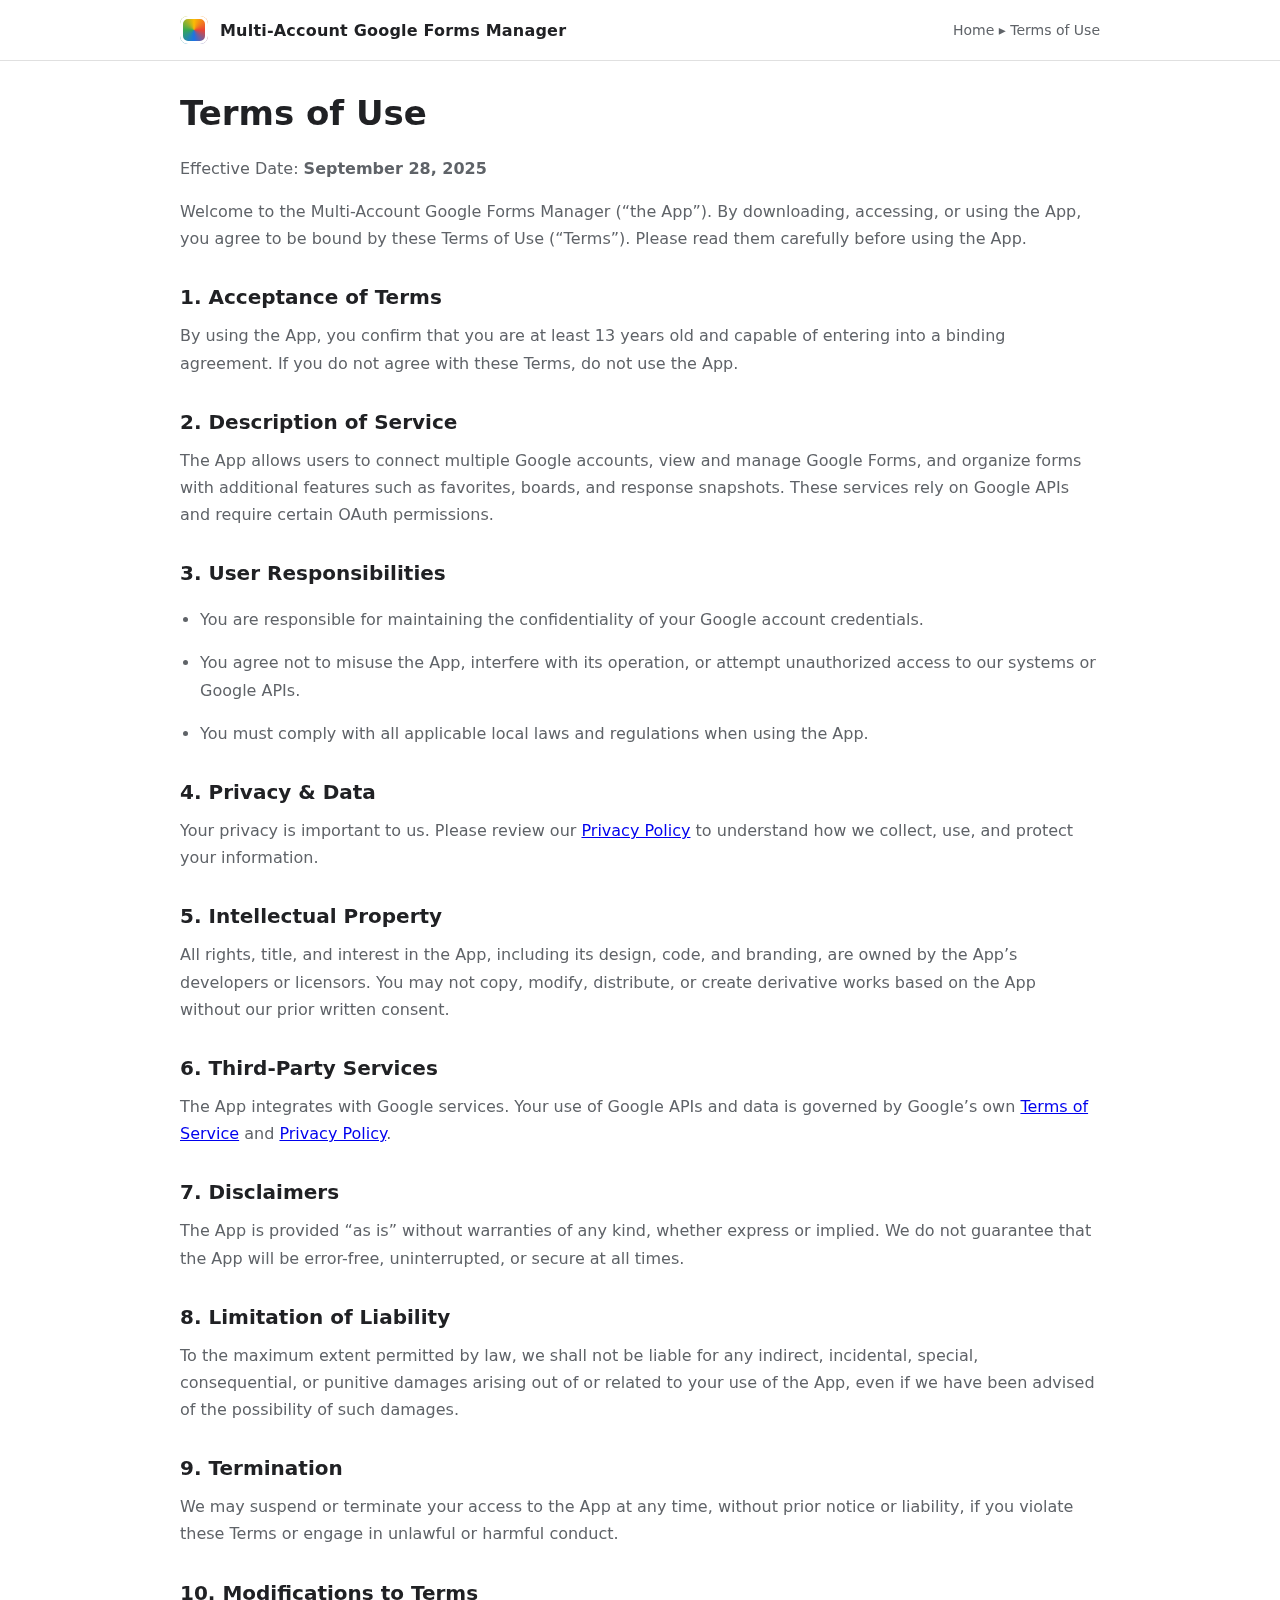
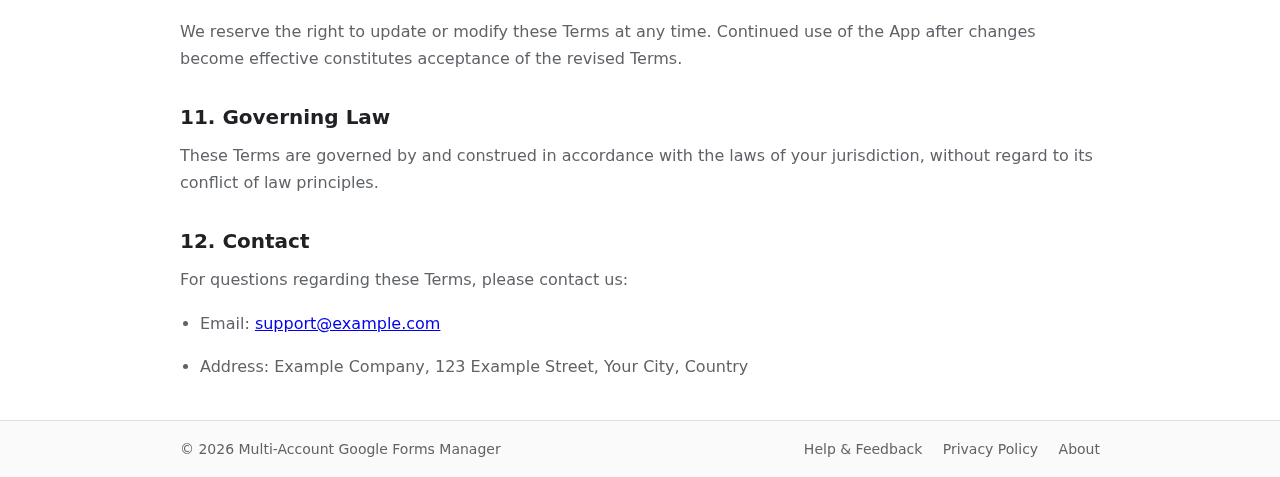
<file: term_of_use.html>
<!DOCTYPE html>
<html lang="en">
<head>
  <meta charset="utf-8" />
  <title>Terms of Use • Multi-Account Google Forms Manager</title>
  <meta name="viewport" content="width=device-width, initial-scale=1" />
  <meta name="theme-color" content="#ffffff" />
  <meta name="color-scheme" content="light" />
  <meta name="description" content="Terms of Use for the Multi-Account Google Forms Manager app." />
  <link rel="preconnect" href="https://fonts.gstatic.com" crossorigin>
  <link href="https://fonts.googleapis.com/css2?family=Inter:wght@400;500;600&display=swap" rel="stylesheet">
  <link href="https://fonts.googleapis.com/css2?family=Material+Symbols+Rounded:wght@400" rel="stylesheet" />
  <style>
    :root {
      --bg: #ffffff;
      --on-bg: #202124;
      --on-bg-subtle: #5f6368;
      --primary: #1a73e8;
      --outline: #e0e0e0;
      --container: 960px;
      --font-sans: ui-sans-serif, system-ui, -apple-system, "Segoe UI", Roboto, Inter, "Helvetica Neue", Arial, "Noto Sans";
    }
    * { box-sizing: border-box; }
    body {
      margin: 0;
      font-family: var(--font-sans);
      background: var(--bg);
      color: var(--on-bg);
      -webkit-font-smoothing: antialiased;
    }
    header {
      position: sticky; top: 0; z-index: 10;
      backdrop-filter: saturate(1.1) blur(8px);
      background: rgba(255,255,255,0.85);
      border-bottom: 1px solid var(--outline);
    }
    .appbar-inner {
      max-width: var(--container);
      margin: 0 auto;
      padding: 16px 20px;
      display: flex; align-items: center;
      gap: 12px;
    }
    .logo {
      width: 28px; height: 28px;
      border-radius: 8px;
      background: conic-gradient(from 180deg at 50% 50%, #1a73e8, #34a853, #fbbc04, #ea4335, #1a73e8);
      box-shadow: inset 0 0 0 3px #fff;
      flex: 0 0 auto;
    }
    .brand { font-weight: 700; letter-spacing: .2px; }
    .breadcrumbs {
      margin-left: auto;
      font-size: 14px;
      color: var(--on-bg-subtle);
    }
    .breadcrumbs a {
      color: var(--on-bg-subtle);
      text-decoration: none;
    }
    .breadcrumbs a:hover { text-decoration: underline; }

    main {
      max-width: var(--container);
      margin: 24px auto 40px;
      padding: 0 20px;
      line-height: 1.7;
    }
    h1 {
      font-size: clamp(26px, 2.3vw + 12px, 34px);
      margin-bottom: 12px;
    }
    h2 {
      font-size: 20px;
      margin-top: 28px;
      margin-bottom: 8px;
    }
    p, li {
      color: var(--on-bg-subtle);
      margin: 0 0 16px;
    }
    ul {
      padding-left: 20px;
    }
    footer {
      border-top: 1px solid var(--outline);
      background: #fafafa;
    }
    .footer-inner {
      max-width: var(--container);
      margin: 0 auto;
      padding: 20px;
      display: flex; flex-wrap: wrap;
      align-items: center;
      justify-content: space-between;
      font-size: 14px;
      color: var(--on-bg-subtle);
    }
    .links a {
      color: inherit;
      text-decoration: none;
      margin-left: 16px;
    }
    .links a:hover { text-decoration: underline; }
  </style>
</head>
<body>
  <header>
    <div class="appbar-inner">
      <div class="logo" aria-hidden="true"></div>
      <div class="brand">Multi-Account Google Forms Manager</div>
      <nav class="breadcrumbs" aria-label="Breadcrumb">
        <a href="#">Home</a> ▸ <span aria-current="page">Terms of Use</span>
      </nav>
    </div>
  </header>

  <main>
    <h1>Terms of Use</h1>
    <p>Effective Date: <strong>September&nbsp;28,&nbsp;2025</strong></p>
    <p>Welcome to the Multi-Account Google Forms Manager (“the App”). By downloading, accessing, or using the App, you agree to be bound by these Terms of Use (“Terms”). Please read them carefully before using the App.</p>

    <h2>1. Acceptance of Terms</h2>
    <p>By using the App, you confirm that you are at least 13 years old and capable of entering into a binding agreement. If you do not agree with these Terms, do not use the App.</p>

    <h2>2. Description of Service</h2>
    <p>The App allows users to connect multiple Google accounts, view and manage Google Forms, and organize forms with additional features such as favorites, boards, and response snapshots. These services rely on Google APIs and require certain OAuth permissions.</p>

    <h2>3. User Responsibilities</h2>
    <ul>
      <li>You are responsible for maintaining the confidentiality of your Google account credentials.</li>
      <li>You agree not to misuse the App, interfere with its operation, or attempt unauthorized access to our systems or Google APIs.</li>
      <li>You must comply with all applicable local laws and regulations when using the App.</li>
    </ul>

    <h2>4. Privacy & Data</h2>
    <p>Your privacy is important to us. Please review our <a href="privacy.html">Privacy Policy</a> to understand how we collect, use, and protect your information.</p>

    <h2>5. Intellectual Property</h2>
    <p>All rights, title, and interest in the App, including its design, code, and branding, are owned by the App’s developers or licensors. You may not copy, modify, distribute, or create derivative works based on the App without our prior written consent.</p>

    <h2>6. Third-Party Services</h2>
    <p>The App integrates with Google services. Your use of Google APIs and data is governed by Google’s own <a href="https://policies.google.com/terms" target="_blank" rel="noopener">Terms of Service</a> and <a href="https://policies.google.com/privacy" target="_blank" rel="noopener">Privacy Policy</a>.</p>

    <h2>7. Disclaimers</h2>
    <p>The App is provided “as is” without warranties of any kind, whether express or implied. We do not guarantee that the App will be error-free, uninterrupted, or secure at all times.</p>

    <h2>8. Limitation of Liability</h2>
    <p>To the maximum extent permitted by law, we shall not be liable for any indirect, incidental, special, consequential, or punitive damages arising out of or related to your use of the App, even if we have been advised of the possibility of such damages.</p>

    <h2>9. Termination</h2>
    <p>We may suspend or terminate your access to the App at any time, without prior notice or liability, if you violate these Terms or engage in unlawful or harmful conduct.</p>

    <h2>10. Modifications to Terms</h2>
    <p>We reserve the right to update or modify these Terms at any time. Continued use of the App after changes become effective constitutes acceptance of the revised Terms.</p>

    <h2>11. Governing Law</h2>
    <p>These Terms are governed by and construed in accordance with the laws of your jurisdiction, without regard to its conflict of law principles.</p>

    <h2>12. Contact</h2>
    <p>For questions regarding these Terms, please contact us:</p>
    <ul>
      <li>Email: <a href="mailto:support@example.com">support@example.com</a></li>
      <li>Address: Example Company, 123 Example Street, Your City, Country</li>
    </ul>
  </main>

  <footer>
    <div class="footer-inner">
      <div>© <span id="year"></span> Multi-Account Google Forms Manager</div>
      <div class="links">
        <a href="#">Help &amp; Feedback</a>
        <a href="privacy.html">Privacy Policy</a>
        <a href="#">About</a>
      </div>
    </div>
  </footer>

  <script>
    document.getElementById('year').textContent = new Date().getFullYear();
  </script>
</body>
</html>
</file>
<file: style.css>
/* =========================================================
   Google Forms Manager — Marketing Site Styles
   - Flat colors, generous whitespace, Material-like clarity
   - Mobile-first, responsive via Flexbox/Grid
   - Accessible defaults, visible focus states
   ========================================================= */

/* ---------- Design Tokens ---------- */
:root{
    --bg: #ffffff;
    --text: #202124;      /* Google-ish body text color */
    --muted: #5f6368;     /* Secondary text */
    --line: #e9eaee;      /* Subtle dividers/cards */
    --primary: #1a73e8;   /* Google blue */
    --primary-ink: #0b57d0;
    --surface: #f7f8fa;   /* Light section bg */
    --radius: 14px;
    --shadow: 0 1px 2px rgba(0,0,0,0.04), 0 8px 24px rgba(0,0,0,0.06);
  }
  
  /* ---------- Base ---------- */
  *{ box-sizing: border-box; }
  html:focus-within { scroll-behavior: smooth; }
  html, body {
    padding: 0; margin: 0;
    background: var(--bg);
    color: var(--text);
    font-family: "Poppins", "Roboto", system-ui, -apple-system, Segoe UI, Arial, sans-serif;
    line-height: 1.55;
    text-rendering: optimizeLegibility;
    -webkit-font-smoothing: antialiased;
  }
  img{ max-width: 100%; height: auto; display: block; }
  a{ color: var(--primary); text-decoration: none; }
  a:hover{ text-decoration: underline; }
  .sr-only{
    position: absolute; width:1px; height:1px; padding:0; margin:-1px; overflow:hidden; clip:rect(0,0,0,0); white-space:nowrap; border:0;
  }
  
  .container{
    width: min(1120px, 92%);
    margin-inline: auto;
  }
  
  /* ---------- Header / Nav ---------- */
  .site-header{
    position: sticky; top: 0; z-index: 50;
    background: var(--bg);
    border-bottom: 1px solid var(--line);
  }
  .header-inner{
    display: flex; align-items: center; justify-content: space-between;
    height: 64px;
  }
  .brand{
    display: inline-flex; align-items: center; gap: 10px;
    font-weight: 600; color: var(--text);
  }
  .brand-mark{
    width: 28px; height: 28px; display: grid; place-items: center;
    /* border: 2px solid var(--primary); */
    color: var(--primary);
    border-radius: 6px;
    line-height: 1;
    font-size: 18px;
  }
  .brand-text{ letter-spacing: .2px; }
  
  /* Nav Links */
  .nav{
    display: none; gap: 22px; align-items: center;
  }
  .nav a{
    color: var(--text);
    font-weight: 500;
    padding: 10px 6px;
    border-radius: 8px;
  }
  .nav a:hover{
    background: var(--surface);
    text-decoration: none;
  }
  
  /* Mobile nav toggle */
  .nav-toggle{
    appearance: none; border: none; background: transparent;
    font-size: 22px; line-height: 1; padding: 8px 10px;
    border-radius: 8px; cursor: pointer;
  }
  .nav-toggle:hover{ background: var(--surface); }
  
  /* Open state (mobile) */
  .nav.open{ display: flex; position: absolute; top: 64px; right: 4%; left: 4%; padding: 14px; background: var(--bg); border: 1px solid var(--line); border-radius: 12px; box-shadow: var(--shadow); }
  
  /* ---------- Buttons ---------- */
  .btn{
    display: inline-flex; align-items: center; justify-content: center;
    gap: 8px; padding: 12px 16px; border-radius: 10px;
    font-weight: 600; border: 1px solid transparent;
    transition: transform .06s ease;
  }
  .btn:active{ transform: translateY(1px); }
  .btn-primary{
    background: var(--primary); color: #fff; border-color: var(--primary);
  }
  .btn-primary:hover{ background: var(--primary-ink); border-color: var(--primary-ink); text-decoration: none; }
  .btn-ghost{
    background: transparent; color: var(--text); border-color: var(--line);
  }
  .btn-ghost:hover{ background: var(--surface); text-decoration: none; }
  
  /* ---------- Hero ---------- */
  .hero{
    padding: 56px 0 36px;
    border-bottom: 1px solid var(--line);
    background: var(--bg);
  }
  .hero-inner{
    display: grid; gap: 28px;
    grid-template-columns: 1fr;
  }
  .hero-copy h1{
    font-size: clamp(28px, 4.2vw, 44px);
    line-height: 1.15; margin: 0 0 14px;
    letter-spacing: .1px;
  }
  .tagline{ color: var(--muted); margin: 0 0 18px; max-width: 60ch; }
  .cta-group{ display: flex; gap: 12px; flex-wrap: wrap; margin: 8px 0 14px; }
  .hero-points{
    display: grid; gap: 6px; margin: 14px 0 0; padding: 0 0 0 18px;
    color: var(--muted);
  }
  
  /* Device mock */
  .device-mock{
    display: grid; place-items: center;
  }
  .device-screen{
    width: 220px; max-width: 100%;
    aspect-ratio: 9 / 16;
    background: var(--surface);
    border: 1px solid var(--line);
    border-radius: 14px;
    /* padding: 16px; */
    box-shadow: var(--shadow);
  }

  .s1{
    border-radius: 14px;
  }

  

  .skeleton{ background: #e6eaf3; border-radius: 10px; }
  .skeleton.title{ height: 18px; width: 60%; margin: 8px 0 16px; }
  .skeleton.pill{ height: 10px; width: 36%; margin: 0 0 16px; border-radius: 999px; }
  .skeleton.row{ height: 12px; width: 100%; margin: 8px 0; }
  .skeleton.card{ height: 44%; width: 100%; margin-top: 12px; border-radius: 14px; }
  
  /* ---------- Sections ---------- */
  .section{ padding: 56px 0; }
  .section h2{
    font-size: clamp(22px, 3vw, 32px);
    margin: 0 0 16px;
  }
  .section-lede{ color: var(--muted); margin-bottom: 22px; }
  
  /* ---------- Features Grid ---------- */
  .features-grid{
    display: grid;
    grid-template-columns: 1fr;
    gap: 14px;
  }
  .feature{
    background: var(--bg);
    border: 1px solid var(--line);
    border-radius: var(--radius);
    padding: 18px;
  }
  .feature-icon{
    font-size: 22px; line-height: 1; margin-bottom: 8px;
  }
  .feature h3{ margin: 4px 0 8px; font-size: 18px; }
  .feature p{ margin: 0; color: var(--muted); }
  
  /* ---------- Gallery ---------- */
  .gallery{
    display: grid; gap: 14px;
    grid-template-columns: 1fr 1fr;
  }
  .shot{
    margin: 0; background: var(--bg);
    border: 1px solid var(--line);
    border-radius: var(--radius);
    overflow: hidden;
  }
  .shot-box{
    background: #dfe6f8; height: 180px; width: 100%;
  }
  .shot figcaption{
    padding: 10px 12px; color: var(--muted); font-size: 14px;
    border-top: 1px solid var(--line);
  }
  
  /* ---------- CTA / Download ---------- */
  .cta{
    background: var(--surface);
    border-top: 1px solid var(--line);
    border-bottom: 1px solid var(--line);
  }
  .cta-inner{
    display: grid; gap: 16px;
    grid-template-columns: 1fr;
    align-items: center;
  }
  .store-buttons{ display: flex; gap: 12px; flex-wrap: wrap; }
  .store-btn{
    display: inline-flex; gap: 10px; align-items: center;
    padding: 12px 14px; border-radius: 12px;
    background: var(--bg); border: 1px solid var(--line);
    box-shadow: var(--shadow);
    color: var(--text); text-decoration: none;
  }
  .store-btn:hover{ background: #fff; text-decoration: none; }
  .store-mark{
    display: grid; place-items: center;
    width: 36px; height: 36px; border-radius: 9px;
    /* background: var(--primary); color: #fff; font-weight: 700; */
  }
  
  /* ---------- Contact ---------- */
  #contact a{ font-weight: 500; }
  
  /* ---------- Footer ---------- */
  .site-footer{
    padding: 22px 0; background: var(--bg);
    border-top: 1px solid var(--line);
  }
  .footer-inner{
    display: flex; align-items: center; justify-content: space-between; gap: 10px;
  }
  .site-footer a{ color: var(--muted); }
  .site-footer p{ color: var(--muted); margin: 0; }
  
  /* ---------- Focus States & A11y ---------- */
  :focus-visible{
    outline: 3px solid rgba(26,115,232,.6);
    outline-offset: 2px;
    border-radius: 6px;
  }
  
  /* ---------- Responsive ---------- */
  @media (min-width: 720px){
    .nav{ display: flex; position: static; }
    .nav-toggle{ display: none; }
  
    .hero{ padding: 72px 0 52px; }
    .hero-inner{
      grid-template-columns: 1.1fr .9fr;
      align-items: center;
    }
    .features-grid{
      grid-template-columns: repeat(3, 1fr);
    }
    .gallery{
      grid-template-columns: repeat(4, 1fr);
    }
    .cta-inner{
      grid-template-columns: 1.2fr .8fr;
    }
  }
  
  /* Motion preference */
  @media (prefers-reduced-motion: reduce){
    *{ animation: none !important; transition: none !important; scroll-behavior: auto !important; }
  }
</file>
